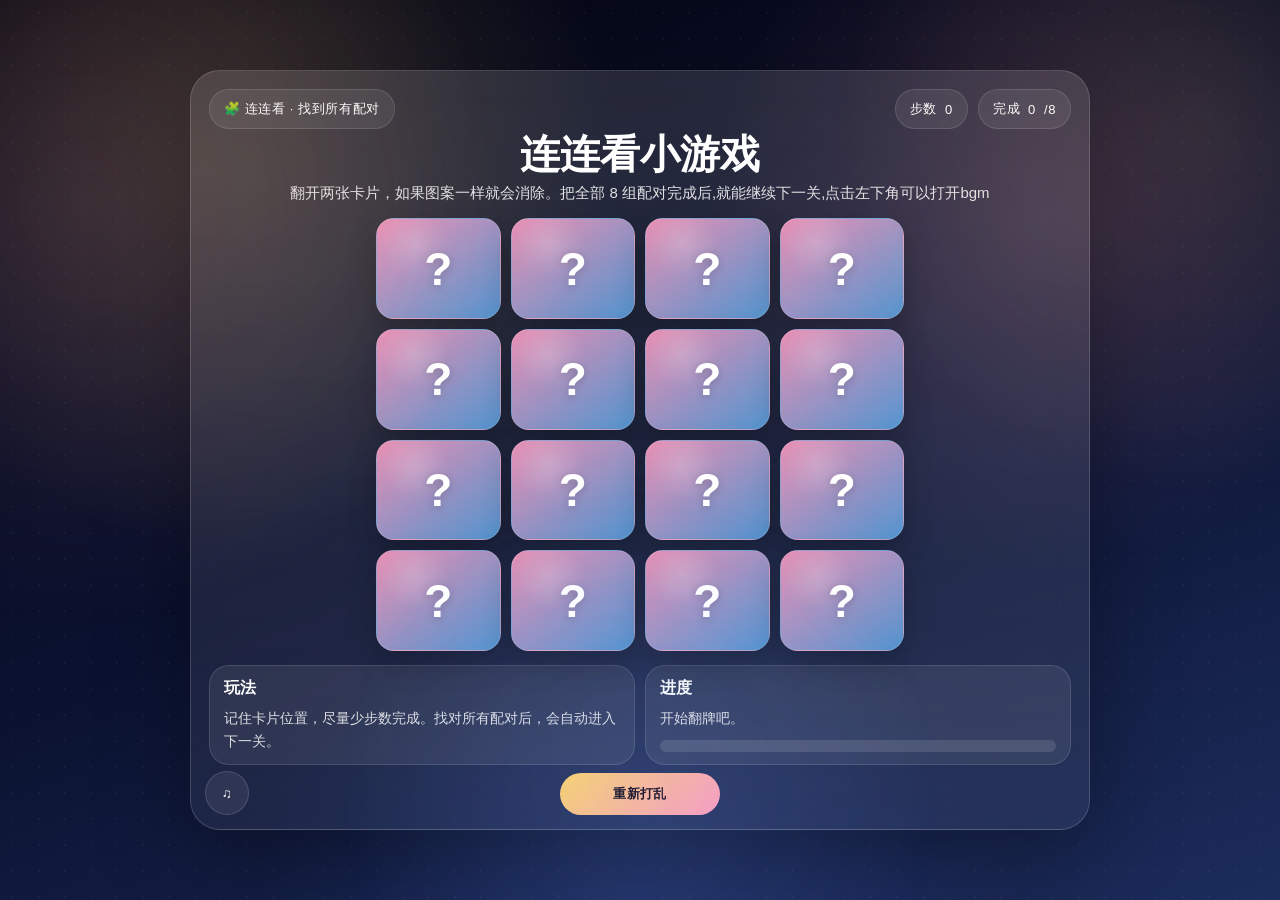
<file: index.html>
<!DOCTYPE html>
<html lang="zh-CN">
<head>
    <meta charset="UTF-8">
    <meta name="viewport" content="width=device-width, initial-scale=1.0, maximum-scale=1.0, user-scalable=no">
    <title>连连看小游戏</title>
    <link rel="stylesheet" href="src/css/index.css">
</head>
<body>
    <main class="stage">
        <section class="shell">
            <div class="topbar">
                <div class="badge">🧩 连连看 · 找到所有配对</div>
                <div class="stats">
                    <div class="pill">步数 <span id="steps">0</span></div>
                    <div class="pill">完成 <span id="matched">0</span>/8</div>
                </div>
            </div>

            <div class="content">
                <div class="hero">
                    <h1>连连看小游戏</h1>
                    <p>翻开两张卡片，如果图案一样就会消除。把全部 8 组配对完成后,就能继续下一关,点击左下角可以打开bgm</p>
                </div>

                <div class="board" id="board" aria-label="连连看棋盘"></div>

                <div>
                    <div class="hud">
                        <div class="panel">
                            <h2>玩法</h2>
                            <p>记住卡片位置，尽量少步数完成。找对所有配对后，会自动进入下一关。</p>
                        </div>
                        <div class="panel">
                            <h2>进度</h2>
                            <p id="status">开始翻牌吧。</p>
                            <div class="bar" aria-hidden="true"><span id="progress"></span></div>
                        </div>
                    </div>
                </div>

                <div class="actions">
                    <button class="btn primary" id="restart" type="button">重新打乱</button>
                </div>
            </div>

            <div class="overlay" id="overlay">
                <div class="result">
                    <h3>配对完成！</h3>
                    <p id="final-text"></p>
                    <div class="actions" style="margin-top: 18px;">
                        <button class="btn primary" id="play-again" type="button">再玩一次</button>
                        <a class="btn secondary" href="src/html/fall-cake.html">进入下一关</a>
                    </div>
                </div>
            </div>

            <button class="music-toggle" id="music-toggle" type="button" aria-label="背景音乐开关" title="背景音乐开关">♫</button>
        </section>
    </main>

    <audio id="bg-music" src="src/audio/birthday.mp3" preload="auto" loop></audio>
    <script src="src/js/index.js"></script>
</body>
</html>
</file>
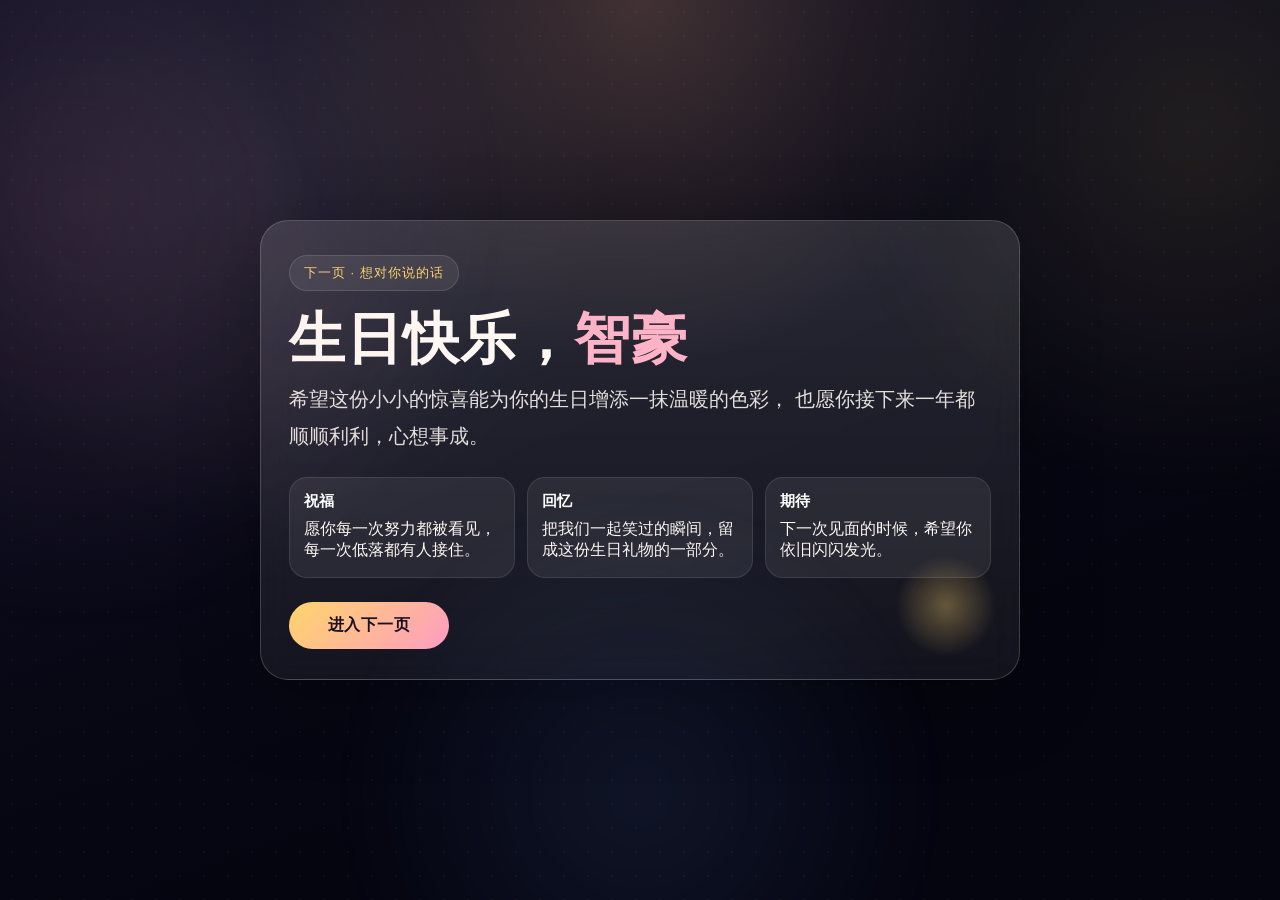
<file: src/html/card.html>
<!DOCTYPE html>
<html lang="zh-CN">
<head>
    <meta charset="UTF-8">
    <meta name="viewport" content="width=device-width, initial-scale=1.0, maximum-scale=1.0, user-scalable=no">
    <title>生日祝福</title>
    <link rel="stylesheet" href="../css/card.css">
</head>
<body>
    <div class="particle-layer" id="particle-layer" aria-hidden="true"></div>
    <main class="stage">
        <section class="card">
            <div class="badge">下一页 · 想对你说的话</div>
            <h1>生日快乐，<span class="highlight">智豪</span></h1>
            <p>
                希望这份小小的惊喜能为你的生日增添一抹温暖的色彩，
                也愿你接下来一年都顺顺利利，心想事成。
            </p>

            <div class="grid">
                <div class="mini">
                    <strong>祝福</strong>
                    愿你每一次努力都被看见，每一次低落都有人接住。
                </div>
                <div class="mini">
                    <strong>回忆</strong>
                    把我们一起笑过的瞬间，留成这份生日礼物的一部分。
                </div>
                <div class="mini">
                    <strong>期待</strong>
                    下一次见面的时候，希望你依旧闪闪发光。
                </div>
            </div>

            <div class="actions">
                <a class="btn primary" href="particle-cake.html">进入下一页</a>
            </div>

            <div class="sparkle"></div>
        </section>
    </main>

    <script src="../js/card.js"></script>
</body>
</html>
</file>
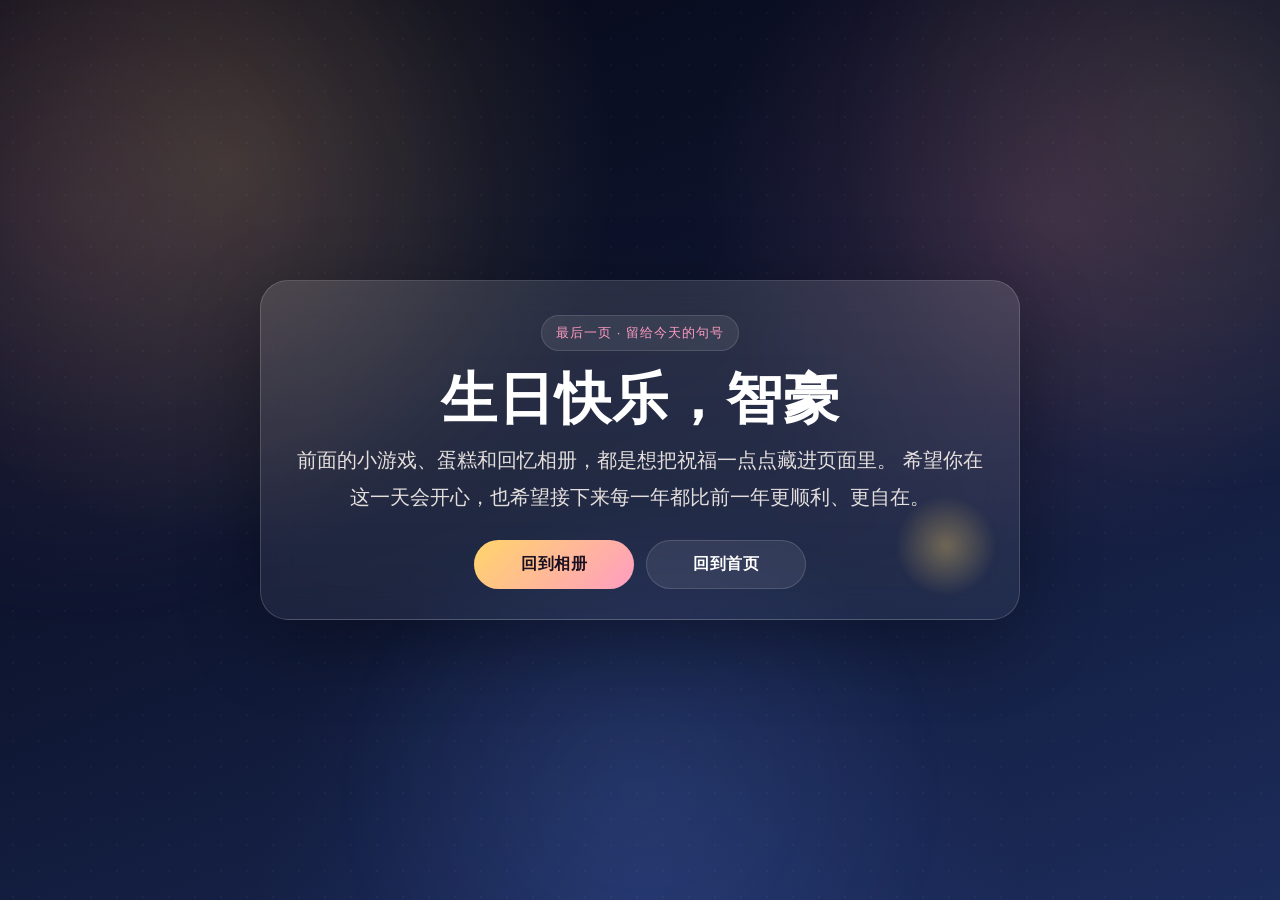
<file: src/html/ending.html>
<!DOCTYPE html>
<html lang="zh-CN">
<head>
    <meta charset="UTF-8">
    <meta name="viewport" content="width=device-width, initial-scale=1.0, maximum-scale=1.0, user-scalable=no">
    <title>结语</title>
    <link rel="stylesheet" href="../css/ending.css">
</head>
<body>
    <div class="particle-layer" id="particle-layer" aria-hidden="true"></div>
    <main class="stage">
        <section class="panel">
            <div class="badge">最后一页 · 留给今天的句号</div>
            <h1>生日快乐，智豪</h1>
            <p>
                前面的小游戏、蛋糕和回忆相册，都是想把祝福一点点藏进页面里。
                希望你在这一天会开心，也希望接下来每一年都比前一年更顺利、更自在。
            </p>

            <div class="actions">
                <a class="btn primary" href="gallery.html">回到相册</a>
                <a class="btn secondary" href="../../index.html">回到首页</a>
            </div>

            <div class="sparkle"></div>
        </section>
    </main>

    <script src="../js/ending.js"></script>
</body>
</html>
</file>
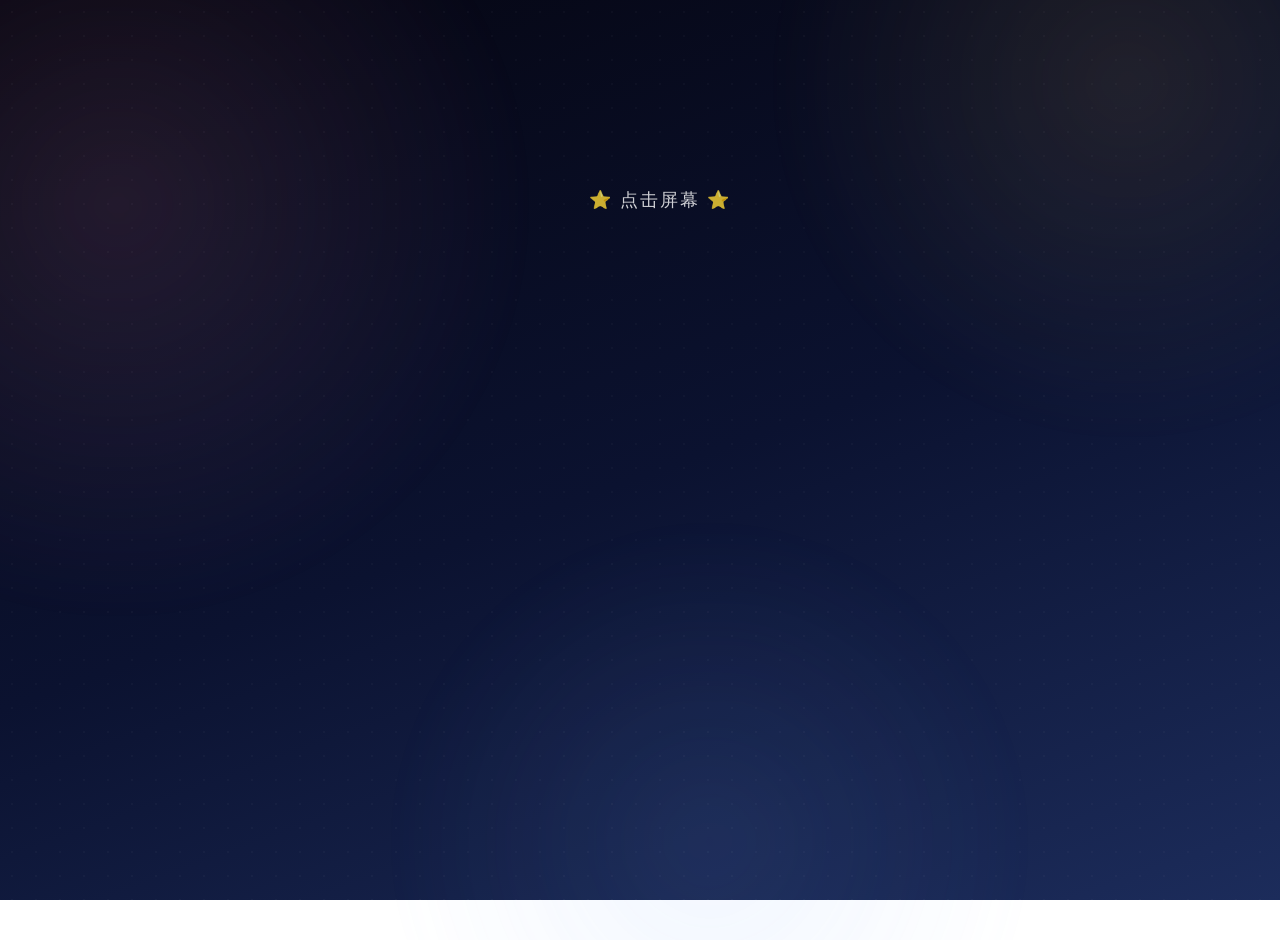
<file: src/html/fall-cake.html>
<!DOCTYPE html>
<html lang="zh-CN">
<head>
    <meta charset="UTF-8">
    <meta name="viewport" content="width=device-width, initial-scale=1.0, maximum-scale=1.0, user-scalable=no">
    <title>生日快乐！</title>
    <link rel="stylesheet" href="../css/fall-cake.css">
</head>
<body>
    <div class="particle-layer" id="particle-layer" aria-hidden="true"></div>
    <main class="page">
        <div id="tap-tip" class="tap-tip">⭐ 点击屏幕 ⭐</div>
        <div class="hint" id="continue-hint">点击蛋糕继续下一页</div>
        <div id="cake-box"></div>
    </main>

    <script src="../js/AnimatedCake.js"></script>
    <script src="../js/fall-cake.js"></script>
</body>
</html>
</file>
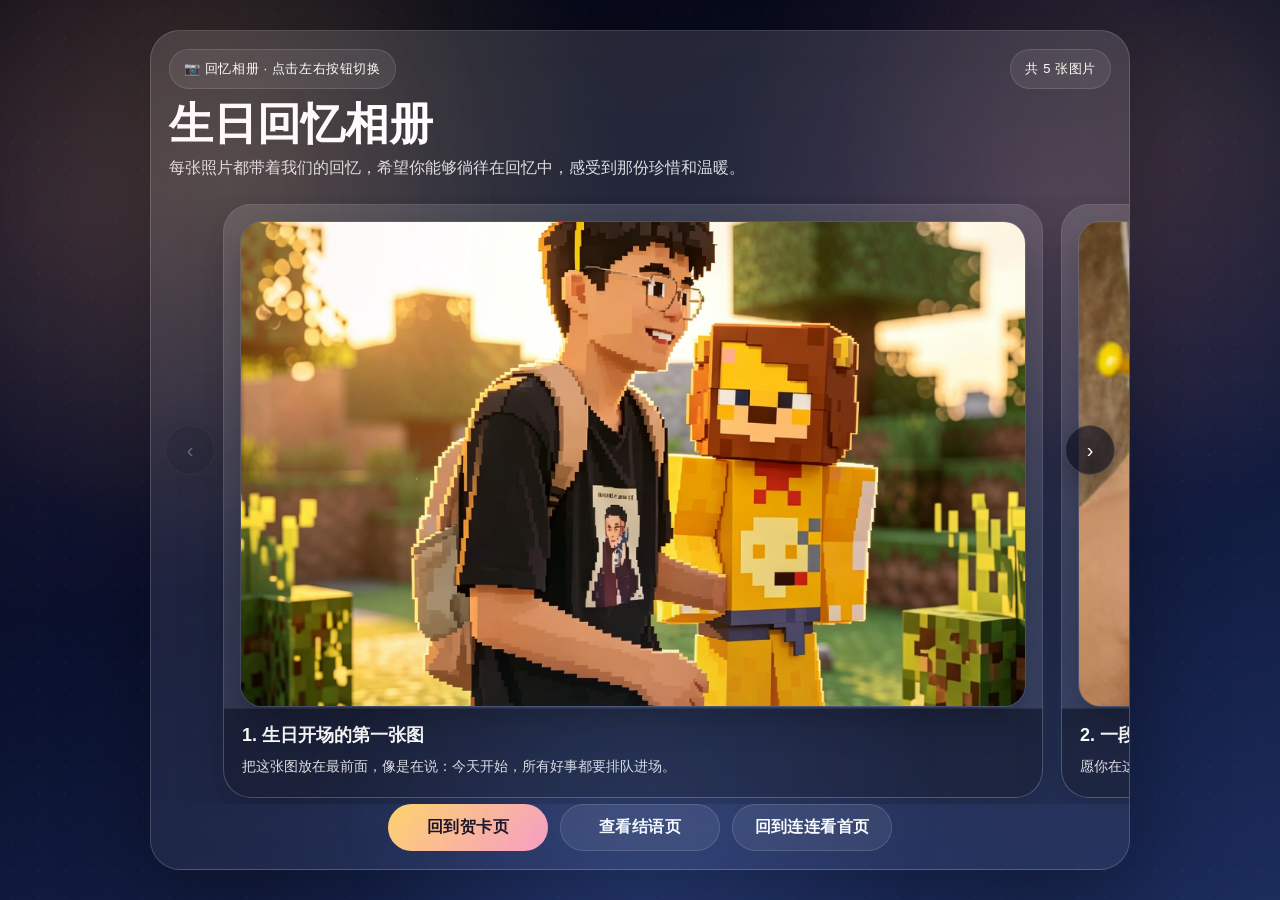
<file: src/html/gallery.html>
<!DOCTYPE html>
<html lang="zh-CN">
<head>
    <meta charset="UTF-8">
    <meta name="viewport" content="width=device-width, initial-scale=1.0, maximum-scale=1.0, user-scalable=no">
    <title>生日回忆相册</title>
    <link rel="stylesheet" href="../css/gallery.css">
</head>
<body>
    <div class="particle-layer" id="particle-layer" aria-hidden="true"></div>
    <main class="stage">
        <section class="shell">
            <div>
                <div class="topbar">
                    <div class="badge">📷 回忆相册 · 点击左右按钮切换</div>
                    <div class="pill">共 5 张图片</div>
                </div>
                <div class="hero">
                    <h1>生日回忆相册</h1>
                    <p>每张照片都带着我们的回忆，希望你能够徜徉在回忆中，感受到那份珍惜和温暖。</p>
                </div>
            </div>

            <button class="nav-btn prev" id="prev-btn" type="button" aria-label="上一张">‹</button>
            <button class="nav-btn next" id="next-btn" type="button" aria-label="下一张">›</button>
            <div class="gallery" id="gallery"></div>

            <div class="actions">
                <a class="btn primary" href="card.html">回到贺卡页</a>
                <a class="btn secondary" href="ending.html">查看结语页</a>
                <a class="btn secondary" href="../../index.html">回到连连看首页</a>
            </div>
        </section>
    </main>

    <script src="../js/gallery.js"></script>
</body>
</html>
</file>
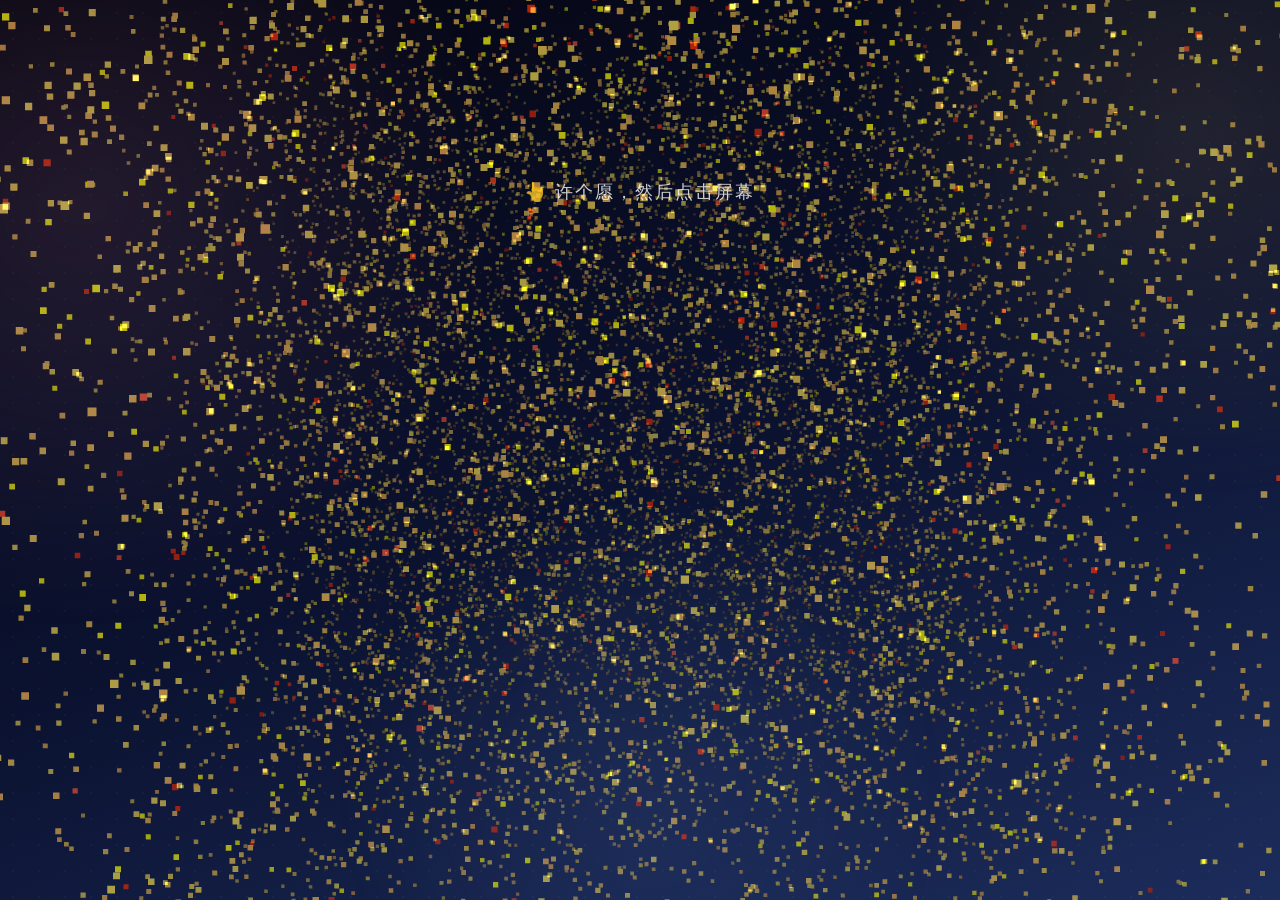
<file: src/html/particle-cake.html>
<!DOCTYPE html>
<html lang="zh-CN">
<head>
    <meta charset="UTF-8">
    <meta name="viewport" content="width=device-width, initial-scale=1.0, maximum-scale=1.0, user-scalable=no">
    <title>专属惊喜</title>
    <link rel="stylesheet" href="../css/global.css">
    <link rel="stylesheet" href="../css/particle-cake.css">
</head>
<body>
    <!-- 加载状态提示 -->
    <div id="loading-tip" class="loading-tip">🎂 正在准备惊喜...</div>
    
    <!-- 加载失败备用界面 -->
    <div id="fallback-cake" class="fallback-cake" style="display: none;">
        <div class="fallback-cake-container">
            <div class="fallback-cake-body">
                <div class="fallback-layer"></div>
                <div class="fallback-layer"></div>
                <div class="fallback-layer"></div>
                <div class="fallback-candle">
                    <div class="fallback-flame"></div>
                </div>
            </div>
            <div class="fallback-text">生日快乐！</div>
        </div>
    </div>

    <div id="tap-tip" class="tap-tip" style="display: none;">👆 许个愿，然后点击屏幕</div>
    <div id="canvas-box"></div>
    <a href="gallery.html" id="next-btn">查看回忆相册 📷</a>

    <script>
        // 记录加载状态
        window.threeJsLoaded = false;
        
        // Three.js 加载成功回调
        function onThreeJsLoaded() {
            window.threeJsLoaded = true;
            console.log('Three.js 加载成功');
        }
        
        // Three.js 加载失败回调
        function onThreeJsError() {
            console.error('Three.js 加载失败，使用备用方案');
            showFallback();
        }
        
        // 显示备用界面
        function showFallback() {
            document.getElementById('loading-tip').style.display = 'none';
            document.getElementById('fallback-cake').style.display = 'flex';
            document.getElementById('tap-tip').style.display = 'block';
            
            // 备用方案的点击事件
            document.body.addEventListener('click', function handleFallbackClick() {
                document.body.removeEventListener('click', handleFallbackClick);
                document.body.removeEventListener('touchstart', handleFallbackClick);
                
                document.getElementById('tap-tip').style.display = 'none';
                document.getElementById('fallback-cake').classList.add('explode');
                
                setTimeout(() => {
                    document.getElementById('next-btn').classList.add('show');
                }, 1500);
            });
            
            document.body.addEventListener('touchstart', function handleFallbackTouch() {
                document.body.removeEventListener('click', handleFallbackClick);
                document.body.removeEventListener('touchstart', handleFallbackTouch);
                
                document.getElementById('tap-tip').style.display = 'none';
                document.getElementById('fallback-cake').classList.add('explode');
                
                setTimeout(() => {
                    document.getElementById('next-btn').classList.add('show');
                }, 1500);
            }, { passive: true });
        }
        
        // 设置加载超时
        setTimeout(() => {
            if (!window.threeJsLoaded) {
                console.warn('Three.js 加载超时，使用备用方案');
                showFallback();
            }
        }, 10000); // 10秒超时
    </script>

    <!-- 加载本地的 Three.js -->
    <script 
        src="../js/lib/three.min.js"
        onload="onThreeJsLoaded()"
        onerror="onThreeJsError()"
        async
    ></script>
    
    <!-- 主脚本，等待 Three.js 加载完成后执行 -->
    <script>
        function loadMainScript() {
            // 添加版本号绕过缓存
            const version = '20260519';
            const script = document.createElement('script');
            script.src = `../js/ParticleCake.js?v=${version}`;
            script.onload = function() {
                const script2 = document.createElement('script');
                script2.src = `../js/particle-cake.js?v=${version}`;
                script2.onload = function() {
                    document.getElementById('loading-tip').style.display = 'none';
                    document.getElementById('tap-tip').style.display = 'block';
                };
                document.body.appendChild(script2);
            };
            script.onerror = function() {
                console.error('ParticleCake.js 加载失败');
                showFallback();
            };
            document.body.appendChild(script);
        }
        
        // 如果 Three.js 已加载，立即加载主脚本
        if (window.threeJsLoaded) {
            loadMainScript();
        } else {
            // 等待 Three.js 加载
            const checkInterval = setInterval(() => {
                if (window.threeJsLoaded) {
                    clearInterval(checkInterval);
                    loadMainScript();
                }
            }, 100);
        }
    </script>
</body>
</html>
</file>
<file: src/css/index.css>
* { box-sizing: border-box; }

:root {
    --bg1: #050510;
    --bg2: #0b1230;
    --bg3: #1c2c5b;
    --panel-border: rgba(255, 255, 255, 0.16);
    --text: #fff;
    --accent: #ffd56a;
    --accent-2: #ff9dc2;
    --ok: #7ef0b3;
}

html, body {
    width: 100%;
    height: 100%;
    margin: 0;
    overflow: hidden;
    font-family: "Microsoft YaHei", "PingFang SC", sans-serif;
    color: var(--text);
    background:
        radial-gradient(circle at 18% 18%, rgba(255, 214, 106, 0.18), transparent 30%),
        radial-gradient(circle at 82% 24%, rgba(255, 141, 180, 0.16), transparent 28%),
        radial-gradient(circle at 50% 100%, rgba(88, 122, 255, 0.14), transparent 35%),
        linear-gradient(160deg, var(--bg1) 0%, var(--bg2) 52%, var(--bg3) 100%);
}

body::before {
    content: "";
    position: fixed;
    inset: 0;
    background-image: radial-gradient(rgba(255,255,255,0.18) 1px, transparent 1px);
    background-size: 26px 26px;
    opacity: 0.22;
    pointer-events: none;
}

body::after {
    content: "";
    position: fixed;
    inset: -18%;
    background:
        radial-gradient(circle at 18% 30%, rgba(255, 157, 194, 0.16), transparent 26%),
        radial-gradient(circle at 82% 24%, rgba(255, 213, 106, 0.14), transparent 22%),
        radial-gradient(circle at 50% 78%, rgba(120, 170, 255, 0.14), transparent 24%);
    filter: blur(18px);
    opacity: 0.75;
    pointer-events: none;
    animation: bgFloat 18s ease-in-out infinite alternate;
}

.stage {
    position: relative;
    width: 100%;
    height: 100%;
    display: grid;
    place-items: center;
    padding: 16px;
}

.shell {
    position: relative;
    width: min(96vw, 900px);
    height: min(92vh, 760px);
    border-radius: 30px;
    background: linear-gradient(180deg, rgba(255,255,255,0.12), rgba(255,255,255,0.06));
    border: 1px solid var(--panel-border);
    box-shadow: 0 24px 90px rgba(0, 0, 0, 0.34);
    overflow: hidden;
    backdrop-filter: blur(18px);
}

.topbar {
    display: flex;
    align-items: center;
    justify-content: space-between;
    gap: 12px;
    padding: 18px 18px 0;
    flex-wrap: wrap;
}

.badge, .pill {
    display: inline-flex;
    align-items: center;
    gap: 8px;
    padding: 10px 14px;
    border-radius: 999px;
    background: rgba(255, 255, 255, 0.08);
    border: 1px solid rgba(255, 255, 255, 0.12);
    font-size: 13px;
    letter-spacing: 0.6px;
}

.stats {
    display: flex;
    gap: 10px;
    flex-wrap: wrap;
    justify-content: flex-end;
}

.content {
    position: absolute;
    inset: 54px 0 0;
    display: grid;
    grid-template-rows: auto minmax(0, 1fr) auto;
    gap: 8px;
    padding: 8px 18px 14px;
    min-height: 0;
}

.hero {
    text-align: center;
    padding: 0 8px;
}

.hero h1 {
    margin: 0;
    font-size: clamp(24px, 4vw, 40px);
    line-height: 1.05;
}

.hero p {
    margin: 6px auto 0;
    max-width: 700px;
    color: rgba(255, 255, 255, 0.86);
    font-size: clamp(13px, 1.8vw, 15px);
    line-height: 1.55;
}

.board {
    margin: 0 auto;
    width: min(100%, 540px);
    height: min(100%, 540px);
    display: grid;
    gap: 10px;
    grid-template-columns: repeat(4, minmax(0, 1fr));
    grid-template-rows: repeat(4, minmax(0, 1fr));
    align-content: stretch;
    padding: 6px;
    align-self: center;
    justify-self: center;
}

.card {
    position: relative;
    width: 100%;
    height: 100%;
    min-width: 0;
    min-height: 0;
    border: 0;
    padding: 0;
    background: transparent;
    perspective: 900px;
    cursor: pointer;
}

.card[disabled] { cursor: default; }

.inner {
    position: absolute;
    inset: 0;
    border-radius: 18px;
    transform-style: preserve-3d;
    transition: transform 0.38s cubic-bezier(.2,.8,.2,1), opacity 0.25s ease;
}

.card.flipped .inner,
.card.matched .inner { transform: rotateY(180deg); }

.face {
    position: absolute;
    inset: 0;
    display: grid;
    place-items: center;
    border-radius: 18px;
    backface-visibility: hidden;
    border: 1px solid rgba(255,255,255,0.14);
    box-shadow: 0 12px 30px rgba(0,0,0,0.24);
    overflow: hidden;
}

.front {
    background:
        radial-gradient(circle at 30% 25%, rgba(255,255,255,0.18), transparent 30%),
        linear-gradient(145deg, rgba(255,157,194,0.9), rgba(91,166,230,0.86));
    color: #fff;
    font-size: clamp(24px, 5vw, 40px);
    font-weight: 800;
}

.front::after {
    content: "?";
    font-size: 1.15em;
    text-shadow: 0 2px 8px rgba(0,0,0,0.2);
}

.back {
    transform: rotateY(180deg);
    background:
        radial-gradient(circle at 50% 18%, rgba(255,255,255,0.16), transparent 26%),
        linear-gradient(180deg, rgba(7, 10, 28, 0.92), rgba(8, 12, 34, 0.96));
    color: #fff;
    font-size: clamp(26px, 5vw, 42px);
}

.card.matched .face {
    border-color: rgba(126, 240, 179, 0.55);
    box-shadow: 0 0 0 1px rgba(126, 240, 179, 0.18), 0 0 20px rgba(126, 240, 179, 0.18);
}

.card.matched .back {
    background:
        radial-gradient(circle at 50% 18%, rgba(255,255,255,0.18), transparent 24%),
        linear-gradient(180deg, rgba(9, 42, 42, 0.92), rgba(8, 26, 40, 0.96));
}

.hud {
    display: grid;
    grid-template-columns: 1fr 1fr;
    gap: 10px;
    align-self: end;
}

.panel {
    border-radius: 20px;
    padding: 12px 14px;
    background: rgba(255, 255, 255, 0.08);
    border: 1px solid rgba(255, 255, 255, 0.12);
}

.panel h2 {
    margin: 0 0 8px;
    font-size: 16px;
}

.panel p {
    margin: 0;
    color: rgba(255, 255, 255, 0.84);
    line-height: 1.6;
    font-size: 14px;
}

.bar {
    width: 100%;
    height: 12px;
    margin-top: 10px;
    border-radius: 999px;
    background: rgba(255,255,255,0.12);
    overflow: hidden;
}

.bar > span {
    display: block;
    width: 0%;
    height: 100%;
    border-radius: inherit;
    background: linear-gradient(90deg, #ffd56a, #ff9dc2);
    transition: width 0.18s ease;
}

.actions {
    display: flex;
    gap: 12px;
    flex-wrap: wrap;
    justify-content: center;
}

.music-toggle {
    position: absolute;
    left: 14px;
    bottom: 14px;
    z-index: 6;
    width: 44px;
    height: 44px;
    border-radius: 50%;
    border: 1px solid rgba(255,255,255,0.14);
    background: rgba(255,255,255,0.08);
    color: #fff;
    cursor: pointer;
    display: grid;
    place-items: center;
    transition: transform 0.18s ease, background 0.18s ease;
}

.music-toggle:hover {
    transform: translateY(-2px);
    background: rgba(255,255,255,0.14);
}

.music-toggle.active {
    color: #1b1020;
    background: linear-gradient(135deg, #ffd56a, #ff9dc2);
    border-color: transparent;
}

.btn {
    display: inline-flex;
    align-items: center;
    justify-content: center;
    min-width: 160px;
    padding: 12px 18px;
    border-radius: 999px;
    text-decoration: none;
    font-weight: 700;
    letter-spacing: 0.4px;
    border: 0;
    cursor: pointer;
    transition: transform 0.18s ease;
}

.btn:hover { transform: translateY(-2px); }
.btn.primary { color: #1b1020; background: linear-gradient(135deg, #ffd56a, #ff9dc2); }
.btn.secondary { color: #fff; background: rgba(255, 255, 255, 0.08); border: 1px solid rgba(255, 255, 255, 0.14); }

.overlay {
    position: absolute;
    inset: 0;
    display: grid;
    place-items: center;
    padding: 18px;
    background: rgba(5, 5, 16, 0.48);
    backdrop-filter: blur(8px);
    opacity: 0;
    pointer-events: none;
    transition: opacity 0.2s ease;
}

.overlay.show { opacity: 1; pointer-events: auto; }

.result {
    width: min(100%, 520px);
    text-align: center;
    padding: 26px 22px;
    border-radius: 24px;
    background: linear-gradient(180deg, rgba(255,255,255,0.12), rgba(255,255,255,0.08));
    border: 1px solid rgba(255,255,255,0.16);
    box-shadow: 0 24px 70px rgba(0,0,0,0.28);
}

.result h3 {
    margin: 0;
    font-size: clamp(26px, 5vw, 40px);
}

.result p {
    margin: 12px 0 0;
    line-height: 1.8;
    color: rgba(255,255,255,0.88);
}

@keyframes bgFloat {
    0% { transform: translate3d(-1%, -1%, 0) scale(1); }
    100% { transform: translate3d(1.5%, 1%, 0) scale(1.06); }
}

.matched-hint {
    color: var(--ok);
    font-weight: 700;
}

@media (max-width: 720px) {
    .board {
        width: min(100%, 500px);
        height: min(100%, 500px);
        gap: 8px;
    }
    .hud { grid-template-columns: 1fr; }
    .btn { width: 100%; }
}

@media (max-height: 760px) {
    .content {
        inset: 48px 0 0;
        gap: 6px;
        padding: 6px 14px 12px;
    }

    .hero h1 {
        font-size: clamp(22px, 3.6vw, 36px);
    }

    .hero p {
        margin-top: 4px;
        font-size: 13px;
        line-height: 1.45;
    }

    .panel {
        padding: 10px 12px;
    }
}
</file>
<file: src/css/card.css>
:root {
    --bg1: #070816;
    --bg2: #0f1733;
    --card-border: rgba(255, 255, 255, 0.18);
    --text: #fff8f2;
    --accent: #ffb3c7;
    --accent-2: #ffd56a;
}

* { box-sizing: border-box; }

html, body {
    width: 100%;
    height: 100%;
    margin: 0;
    overflow: hidden;
    font-family: "Microsoft YaHei", "PingFang SC", sans-serif;
    color: var(--text);
    background:
        radial-gradient(circle at top, rgba(255, 181, 130, 0.22), transparent 34%),
        radial-gradient(circle at 20% 20%, rgba(255, 255, 255, 0.08), transparent 28%),
        linear-gradient(160deg, #0e0f22, #050510 72%);
}

.particle-layer {
    position: fixed;
    inset: 0;
    z-index: 0;
    pointer-events: none;
    overflow: hidden;
}

.float-box {
    position: absolute;
    bottom: -140px;
    border-radius: 8px;
    background: rgba(255, 255, 255, 0.15);
    animation: rise linear infinite;
    will-change: transform, opacity;
}

.float-box::after {
    content: "";
    position: absolute;
    inset: 0;
    border-radius: inherit;
    background: rgba(255, 255, 255, 0.18);
}

body::after {
    content: "";
    position: fixed;
    inset: -18%;
    background:
        radial-gradient(circle at 18% 30%, rgba(255, 157, 194, 0.16), transparent 26%),
        radial-gradient(circle at 82% 24%, rgba(255, 213, 106, 0.14), transparent 22%),
        radial-gradient(circle at 50% 78%, rgba(120, 170, 255, 0.14), transparent 24%);
    filter: blur(18px);
    opacity: 0.72;
    pointer-events: none;
    animation: bgFloat 18s ease-in-out infinite alternate;
}

body::before {
    content: "";
    position: absolute;
    inset: 0;
    background-image: radial-gradient(rgba(255,255,255,0.18) 1px, transparent 1px);
    background-size: 24px 24px;
    opacity: 0.2;
    pointer-events: none;
}

.stage {
    position: relative;
    width: 100%;
    height: 100%;
    display: grid;
    place-items: center;
    padding: 24px;
}

.card {
    position: relative;
    width: min(92vw, 760px);
    padding: 34px 28px 30px;
    border-radius: 28px;
    background: linear-gradient(180deg, rgba(255,255,255,0.12), rgba(255,255,255,0.06));
    border: 1px solid var(--card-border);
    box-shadow: 0 20px 80px rgba(0, 0, 0, 0.32);
    backdrop-filter: blur(18px);
    transform: translateY(12px);
    animation: floatIn 0.8s ease-out forwards;
}

.badge {
    display: inline-flex;
    align-items: center;
    gap: 8px;
    padding: 8px 14px;
    border-radius: 999px;
    background: rgba(255, 255, 255, 0.08);
    border: 1px solid rgba(255, 255, 255, 0.12);
    color: var(--accent-2);
    font-size: 13px;
    letter-spacing: 1px;
    text-transform: uppercase;
}

h1 {
    margin: 18px 0 12px;
    font-size: clamp(30px, 6vw, 56px);
    line-height: 1.08;
    letter-spacing: 1px;
}

p {
    margin: 0;
    font-size: clamp(16px, 2.6vw, 20px);
    line-height: 1.85;
    color: rgba(255, 248, 242, 0.88);
}

.highlight { color: var(--accent); font-weight: 700; }

.grid {
    margin-top: 22px;
    display: grid;
    grid-template-columns: repeat(3, minmax(0, 1fr));
    gap: 12px;
}

.mini {
    padding: 14px 14px 16px;
    border-radius: 18px;
    background: rgba(255, 255, 255, 0.07);
    border: 1px solid rgba(255, 255, 255, 0.1);
    min-height: 92px;
}

.mini strong {
    display: block;
    margin-bottom: 8px;
    color: #fff;
    font-size: 15px;
}

.actions {
    margin-top: 24px;
    display: flex;
    gap: 12px;
    flex-wrap: wrap;
}

.btn {
    display: inline-flex;
    align-items: center;
    justify-content: center;
    min-width: 160px;
    padding: 13px 18px;
    border-radius: 999px;
    text-decoration: none;
    font-weight: 700;
    letter-spacing: 0.5px;
    transition: transform 0.2s ease, background 0.2s ease, border 0.2s ease;
}

.btn.primary {
    color: #1b1020;
    background: linear-gradient(135deg, #ffd56a, #ff9dc2);
}

.btn.secondary {
    color: #fff;
    background: rgba(255, 255, 255, 0.08);
    border: 1px solid rgba(255, 255, 255, 0.14);
}

.btn:hover { transform: translateY(-2px); }

.sparkle {
    position: absolute;
    inset: auto 18px 18px auto;
    width: 110px;
    height: 110px;
    border-radius: 50%;
    background: radial-gradient(circle, rgba(255, 213, 106, 0.35), transparent 65%);
    filter: blur(2px);
    animation: pulseGlow 3s ease-in-out infinite;
}

@keyframes floatIn {
    from { opacity: 0; transform: translateY(24px) scale(0.98); }
    to { opacity: 1; transform: translateY(0) scale(1); }
}

@keyframes pulseGlow {
    0%, 100% { transform: scale(0.92); opacity: 0.55; }
    50% { transform: scale(1.08); opacity: 1; }
}

@keyframes bgFloat {
    0% { transform: translate3d(-1%, -1%, 0) scale(1); }
    100% { transform: translate3d(1.5%, 1%, 0) scale(1.06); }
}

@keyframes rise {
    0% {
        transform: translateY(0) rotate(0deg);
        opacity: 0;
    }
    10% { opacity: 0.55; }
    90% { opacity: 0.32; }
    100% {
        transform: translateY(-120vh) rotate(360deg);
        opacity: 0;
    }
}

@media (max-width: 720px) {
    .grid { grid-template-columns: 1fr; }
    .btn { width: 100%; }
}
</file>
<file: src/css/ending.css>
* { box-sizing: border-box; }

:root {
    --bg1: #070816;
    --bg2: #0f1733;
    --bg3: #1c2c5b;
    --panel-border: rgba(255, 255, 255, 0.16);
    --text: #fff;
    --accent: #ffd56a;
    --accent-2: #ff9dc2;
}

html, body {
    width: 100%;
    height: 100%;
    margin: 0;
    overflow: hidden;
    font-family: "Microsoft YaHei", "PingFang SC", sans-serif;
    color: var(--text);
    background:
        radial-gradient(circle at 18% 18%, rgba(255, 214, 106, 0.18), transparent 30%),
        radial-gradient(circle at 82% 24%, rgba(255, 141, 180, 0.16), transparent 28%),
        radial-gradient(circle at 50% 100%, rgba(88, 122, 255, 0.14), transparent 35%),
        linear-gradient(160deg, var(--bg1) 0%, var(--bg2) 52%, var(--bg3) 100%);
}

.particle-layer {
    position: fixed;
    inset: 0;
    z-index: 0;
    pointer-events: none;
    overflow: hidden;
}

.float-box {
    position: absolute;
    bottom: -140px;
    border-radius: 8px;
    background: rgba(255, 255, 255, 0.15);
    animation: rise linear infinite;
    will-change: transform, opacity;
}

.float-box::after {
    content: "";
    position: absolute;
    inset: 0;
    border-radius: inherit;
    background: rgba(255, 255, 255, 0.18);
}

body::before {
    content: "";
    position: fixed;
    inset: 0;
    background-image: radial-gradient(rgba(255,255,255,0.18) 1px, transparent 1px);
    background-size: 26px 26px;
    opacity: 0.18;
    pointer-events: none;
}

body::after {
    content: "";
    position: fixed;
    inset: -18%;
    background:
        radial-gradient(circle at 18% 30%, rgba(255, 157, 194, 0.16), transparent 26%),
        radial-gradient(circle at 82% 24%, rgba(255, 213, 106, 0.14), transparent 22%),
        radial-gradient(circle at 50% 78%, rgba(120, 170, 255, 0.14), transparent 24%);
    filter: blur(18px);
    opacity: 0.72;
    pointer-events: none;
    animation: bgFloat 18s ease-in-out infinite alternate;
}

.stage {
    position: relative;
    z-index: 1;
    width: 100%;
    height: 100%;
    display: grid;
    place-items: center;
    padding: 16px;
}

.panel {
    width: min(92vw, 760px);
    padding: 34px 28px 30px;
    border-radius: 28px;
    background: linear-gradient(180deg, rgba(255,255,255,0.12), rgba(255,255,255,0.06));
    border: 1px solid var(--panel-border);
    box-shadow: 0 20px 80px rgba(0, 0, 0, 0.32);
    backdrop-filter: blur(18px);
    animation: floatIn 0.8s ease-out forwards;
    text-align: center;
    position: relative;
    overflow: hidden;
}

.badge {
    display: inline-flex;
    align-items: center;
    gap: 8px;
    padding: 8px 14px;
    border-radius: 999px;
    background: rgba(255, 255, 255, 0.08);
    border: 1px solid rgba(255, 255, 255, 0.12);
    color: var(--accent-2);
    font-size: 13px;
    letter-spacing: 1px;
}

h1 {
    margin: 18px 0 12px;
    font-size: clamp(30px, 6vw, 56px);
    line-height: 1.08;
    letter-spacing: 1px;
}

p {
    margin: 0;
    font-size: clamp(16px, 2.6vw, 20px);
    line-height: 1.85;
    color: rgba(255, 248, 242, 0.88);
}

.actions {
    margin-top: 24px;
    display: flex;
    gap: 12px;
    flex-wrap: wrap;
    justify-content: center;
}

.btn {
    display: inline-flex;
    align-items: center;
    justify-content: center;
    min-width: 160px;
    padding: 13px 18px;
    border-radius: 999px;
    text-decoration: none;
    font-weight: 700;
    letter-spacing: 0.5px;
    transition: transform 0.2s ease;
}

.btn:hover { transform: translateY(-2px); }
.btn.primary { color: #1b1020; background: linear-gradient(135deg, #ffd56a, #ff9dc2); }
.btn.secondary { color: #fff; background: rgba(255, 255, 255, 0.08); border: 1px solid rgba(255, 255, 255, 0.14); }

.sparkle {
    position: absolute;
    inset: auto 18px 18px auto;
    width: 110px;
    height: 110px;
    border-radius: 50%;
    background: radial-gradient(circle, rgba(255, 213, 106, 0.35), transparent 65%);
    filter: blur(2px);
    animation: pulseGlow 3s ease-in-out infinite;
}

@keyframes floatIn {
    from { opacity: 0; transform: translateY(24px) scale(0.98); }
    to { opacity: 1; transform: translateY(0) scale(1); }
}

@keyframes pulseGlow {
    0%, 100% { transform: scale(0.92); opacity: 0.55; }
    50% { transform: scale(1.08); opacity: 1; }
}

@keyframes bgFloat {
    0% { transform: translate3d(-1%, -1%, 0) scale(1); }
    100% { transform: translate3d(1.5%, 1%, 0) scale(1.06); }
}

@keyframes rise {
    0% {
        transform: translateY(0) rotate(0deg);
        opacity: 0;
    }
    10% { opacity: 0.55; }
    90% { opacity: 0.32; }
    100% {
        transform: translateY(-120vh) rotate(360deg);
        opacity: 0;
    }
}

@media (max-width: 720px) {
    .btn { width: 100%; }
}
</file>
<file: src/css/fall-cake.css>
html, body {
    width: 100%;
    height: 100%;
    margin: 0;
    overflow: hidden;
    font-family: 'Microsoft YaHei', sans-serif;
}

body {
    position: relative;
    isolation: isolate;
    background: linear-gradient(160deg, #050510 0%, #0b1230 52%, #1c2c5b 100%);
}

.particle-layer {
    position: fixed;
    inset: 0;
    z-index: 0;
    pointer-events: none;
    overflow: hidden;
}

.float-box {
    position: absolute;
    bottom: -140px;
    border-radius: 8px;
    background: rgba(255, 255, 255, 0.15);
    animation: rise linear infinite;
    will-change: transform, opacity;
}

.float-box::after {
    content: "";
    position: absolute;
    inset: 0;
    border-radius: inherit;
    background: rgba(255, 255, 255, 0.18);
}

.page {
    position: relative;
    z-index: 1;
    width: 100%;
    height: 100%;
    display: flex;
    flex-direction: column;
    align-items: center;
    justify-content: center;
    gap: 18px;
    padding: 20px;
}

body::before {
    content: "";
    position: fixed;
    inset: 0;
    background-image: radial-gradient(rgba(255,255,255,0.18) 1px, transparent 1px);
    background-size: 24px 24px;
    opacity: 0.16;
    pointer-events: none;
    z-index: 0;
}

body::after {
    content: "";
    position: fixed;
    inset: -18%;
    background:
        radial-gradient(circle at 20% 30%, rgba(255, 157, 194, 0.16), transparent 26%),
        radial-gradient(circle at 78% 20%, rgba(255, 213, 106, 0.14), transparent 22%),
        radial-gradient(circle at 54% 82%, rgba(120, 170, 255, 0.14), transparent 24%);
    filter: blur(18px);
    opacity: 0.72;
    pointer-events: none;
    animation: bgFloat 18s ease-in-out infinite alternate;
    z-index: 0;
}

.tap-tip {
    position: absolute;
    top: 20%;
    color: rgba(255, 255, 255, 0.8);
    font-size: 18px;
    letter-spacing: 2px;
    cursor: pointer;
    animation: pulseTip 1.5s infinite alternate;
    z-index: 100;
}

@keyframes pulseTip {
    0% { opacity: 0.4; transform: scale(0.95); }
    100% { opacity: 1; transform: scale(1.05); }
}

@keyframes bgFloat {
    0% { transform: translate3d(-1%, -1%, 0) scale(1); }
    100% { transform: translate3d(1.5%, 1%, 0) scale(1.06); }
}

@keyframes rise {
    0% {
        transform: translateY(0) rotate(0deg);
        opacity: 0;
    }
    10% { opacity: 0.55; }
    90% { opacity: 0.32; }
    100% {
        transform: translateY(-120vh) rotate(360deg);
        opacity: 0;
    }
}

#cake-box {
    cursor: pointer;
    position: relative;
    z-index: 1;
}

.hint {
    position: relative;
    z-index: 2;
    color: rgba(255, 255, 255, 0.82);
    font-size: 16px;
    letter-spacing: 1px;
    opacity: 0;
    transform: translateY(10px);
    transition: opacity 0.4s ease, transform 0.4s ease;
}

.hint.show {
    opacity: 1;
    transform: translateY(0);
}

@media (max-width: 720px) {
    .hint {
        font-size: 15px;
    }
}
</file>
<file: src/css/gallery.css>
* { box-sizing: border-box; }

:root {
    --bg1: #050510;
    --bg2: #0b1230;
    --bg3: #1c2c5b;
    --panel-border: rgba(255, 255, 255, 0.16);
    --text: #fff;
    --accent: #ffd56a;
    --accent-2: #ff9dc2;
}

html, body {
    width: 100%;
    height: 100%;
    margin: 0;
    overflow: hidden;
    font-family: "Microsoft YaHei", "PingFang SC", sans-serif;
    color: var(--text);
    background:
        radial-gradient(circle at 18% 18%, rgba(255, 214, 106, 0.18), transparent 30%),
        radial-gradient(circle at 82% 24%, rgba(255, 141, 180, 0.16), transparent 28%),
        radial-gradient(circle at 50% 100%, rgba(88, 122, 255, 0.14), transparent 35%),
        linear-gradient(160deg, var(--bg1) 0%, var(--bg2) 52%, var(--bg3) 100%);
}

.particle-layer {
    position: fixed;
    inset: 0;
    z-index: 0;
    pointer-events: none;
    overflow: hidden;
}

.float-box {
    position: absolute;
    bottom: -140px;
    border-radius: 8px;
    background: rgba(255, 255, 255, 0.15);
    animation: rise linear infinite;
    will-change: transform, opacity;
}

.float-box::after {
    content: "";
    position: absolute;
    inset: 0;
    border-radius: inherit;
    background: rgba(255, 255, 255, 0.18);
}

body::before {
    content: "";
    position: fixed;
    inset: 0;
    background-image: radial-gradient(rgba(255,255,255,0.18) 1px, transparent 1px);
    background-size: 26px 26px;
    opacity: 0.18;
    pointer-events: none;
}

body::after {
    content: "";
    position: fixed;
    inset: -18%;
    background:
        radial-gradient(circle at 18% 30%, rgba(255, 157, 194, 0.16), transparent 26%),
        radial-gradient(circle at 82% 24%, rgba(255, 213, 106, 0.14), transparent 22%),
        radial-gradient(circle at 50% 78%, rgba(120, 170, 255, 0.14), transparent 24%);
    filter: blur(18px);
    opacity: 0.72;
    pointer-events: none;
    animation: bgFloat 18s ease-in-out infinite alternate;
}

.stage {
    position: relative;
    width: 100%;
    height: 100%;
    display: grid;
    place-items: center;
    padding: 16px;
}

.shell {
    position: relative;
    width: min(96vw, 980px);
    height: min(94vh, 840px);
    border-radius: 30px;
    background: linear-gradient(180deg, rgba(255,255,255,0.12), rgba(255,255,255,0.06));
    border: 1px solid var(--panel-border);
    box-shadow: 0 24px 90px rgba(0, 0, 0, 0.34);
    overflow: hidden;
    backdrop-filter: blur(18px);
    display: grid;
    grid-template-rows: auto 1fr auto;
}

.topbar {
    display: flex;
    align-items: center;
    justify-content: space-between;
    gap: 12px;
    padding: 18px 18px 12px;
    flex-wrap: wrap;
}

.badge,
.pill {
    display: inline-flex;
    align-items: center;
    gap: 8px;
    padding: 10px 14px;
    border-radius: 999px;
    background: rgba(255, 255, 255, 0.08);
    border: 1px solid rgba(255, 255, 255, 0.12);
    font-size: 13px;
    letter-spacing: 0.6px;
}

.hero {
    padding: 0 18px 14px;
}

.hero h1 {
    margin: 0;
    font-size: clamp(26px, 4.2vw, 44px);
    line-height: 1.05;
}

.hero p {
    margin: 8px 0 0;
    max-width: 760px;
    color: rgba(255, 255, 255, 0.84);
    line-height: 1.65;
    font-size: clamp(14px, 1.8vw, 16px);
}

.gallery {
    position: relative;
    overflow-x: auto;
    overflow-y: hidden;
    padding: 8px 72px 18px;
    display: flex;
    gap: 18px;
    scroll-snap-type: x mandatory;
    scroll-behavior: smooth;
    scrollbar-width: none;
}

.gallery::-webkit-scrollbar { display: none; }

.slide {
    flex: 0 0 min(100%, 820px);
    scroll-snap-align: center;
    min-height: 66vh;
    border-radius: 28px;
    background: rgba(255, 255, 255, 0.08);
    border: 1px solid rgba(255, 255, 255, 0.12);
    overflow: hidden;
    box-shadow: 0 16px 46px rgba(0,0,0,0.22);
    display: grid;
    grid-template-rows: 1fr auto;
}

.photo-wrap {
    position: relative;
    min-height: 54vh;
    background: linear-gradient(180deg, rgba(255,255,255,0.06), rgba(255,255,255,0.02));
    display: grid;
    place-items: center;
    padding: 16px;
}

.photo-wrap img {
    width: 100%;
    height: 100%;
    max-height: 54vh;
    object-fit: cover;
    border-radius: 22px;
    box-shadow: 0 14px 32px rgba(0,0,0,0.24);
    border: 1px solid rgba(255,255,255,0.08);
}

.caption {
    padding: 14px 18px 18px;
    background: rgba(7, 10, 28, 0.5);
    border-top: 1px solid rgba(255,255,255,0.08);
}

.caption h2 {
    margin: 0;
    font-size: 18px;
}

.caption p {
    margin: 8px 0 0;
    color: rgba(255,255,255,0.86);
    line-height: 1.7;
    font-size: 14px;
}

.actions {
    display: flex;
    gap: 12px;
    flex-wrap: wrap;
    justify-content: center;
    padding: 0 18px 18px;
}

.nav-btn {
    position: absolute;
    top: 50%;
    transform: translateY(-50%);
    width: 50px;
    height: 50px;
    border: 1px solid rgba(255, 255, 255, 0.16);
    border-radius: 50%;
    background: rgba(9, 12, 28, 0.65);
    color: #fff;
    font-size: 20px;
    display: grid;
    place-items: center;
    cursor: pointer;
    z-index: 2;
    box-shadow: 0 12px 28px rgba(0,0,0,0.22);
    transition: transform 0.18s ease, opacity 0.18s ease, background 0.18s ease;
}

.nav-btn:hover {
    transform: translateY(-50%) scale(1.05);
    background: rgba(255, 255, 255, 0.12);
}

.nav-btn:disabled {
    opacity: 0.28;
    cursor: default;
}

.nav-btn.prev { left: 14px; }
.nav-btn.next { right: 14px; }

.btn {
    display: inline-flex;
    align-items: center;
    justify-content: center;
    min-width: 160px;
    padding: 12px 18px;
    border-radius: 999px;
    text-decoration: none;
    font-weight: 700;
    letter-spacing: 0.4px;
    border: 0;
    cursor: pointer;
    transition: transform 0.18s ease;
}

.btn:hover { transform: translateY(-2px); }
.btn.primary { color: #1b1020; background: linear-gradient(135deg, #ffd56a, #ff9dc2); }
.btn.secondary { color: #fff; background: rgba(255, 255, 255, 0.08); border: 1px solid rgba(255, 255, 255, 0.14); }

@keyframes bgFloat {
    0% { transform: translate3d(-1%, -1%, 0) scale(1); }
    100% { transform: translate3d(1.5%, 1%, 0) scale(1.06); }
}

@keyframes rise {
    0% {
        transform: translateY(0) rotate(0deg);
        opacity: 0;
    }
    10% { opacity: 0.55; }
    90% { opacity: 0.32; }
    100% {
        transform: translateY(-120vh) rotate(360deg);
        opacity: 0;
    }
}

@media (max-width: 720px) {
    .slide {
        min-height: 58vh;
    }

    .photo-wrap {
        min-height: 42vh;
    }

    .photo-wrap img {
        max-height: 42vh;
    }

    .gallery {
        padding: 8px 56px 18px;
    }

    .nav-btn {
        width: 42px;
        height: 42px;
        font-size: 18px;
    }

    .btn { width: 100%; }
}
</file>
<file: src/css/global.css>
* {
    margin: 0;
    padding: 0;
    box-sizing: border-box;
}

body, html {
    width: 100%;
    height: 100%;
    overflow: hidden;
    background: linear-gradient(160deg, #050510 0%, #0b1230 52%, #1c2c5b 100%);
    font-family: 'Microsoft YaHei', 'Segoe UI', sans-serif;
    display: flex;
    flex-direction: column;
    align-items: center;
    justify-content: center;
}

/* 通用的点击提示文字样式 */
.tap-tip {
    position: absolute;
    top: 20%;
    color: rgba(255, 255, 255, 0.8);
    font-size: 18px;
    letter-spacing: 2px;
    animation: pulseTip 1.5s infinite alternate;
    z-index: 100;
    cursor: pointer;
    user-select: none;
}

@keyframes pulseTip {
    0% { opacity: 0.4; transform: scale(0.95); }
    100% { opacity: 1; transform: scale(1.05); }
}

/* 跳转按钮样式（默认隐藏） */
.next-btn {
    position: absolute;
    bottom: 10%;
    padding: 12px 30px;
    background: rgba(255, 255, 255, 0.1);
    border: 1px solid rgba(255, 255, 255, 0.3);
    color: white;
    text-decoration: none;
    border-radius: 25px;
    font-size: 16px;
    letter-spacing: 1px;
    opacity: 0;
    pointer-events: none;
    transition: all 0.3s;
    z-index: 100;
}

.next-btn.show {
    opacity: 1;
    pointer-events: auto;
}

.next-btn:hover {
    background: rgba(255, 255, 255, 0.2);
    transform: translateY(-2px);
}
</file>
<file: src/css/particle-cake.css>
#canvas-box {
    width: 100%;
    height: 100%;
    position: absolute;
    top: 0;
    left: 0;
}

body {
    background: linear-gradient(160deg, #050510 0%, #0b1230 52%, #1c2c5b 100%);
}

body::before {
    content: "";
    position: fixed;
    inset: 0;
    background-image: radial-gradient(rgba(255,255,255,0.18) 1px, transparent 1px);
    background-size: 26px 26px;
    opacity: 0.18;
    pointer-events: none;
}

body::after {
    content: "";
    position: fixed;
    inset: -18%;
    background:
        radial-gradient(circle at 18% 30%, rgba(255, 157, 194, 0.16), transparent 26%),
        radial-gradient(circle at 82% 24%, rgba(255, 213, 106, 0.14), transparent 22%),
        radial-gradient(circle at 50% 78%, rgba(120, 170, 255, 0.14), transparent 24%);
    filter: blur(18px);
    opacity: 0.72;
    pointer-events: none;
    animation: bgFloat 18s ease-in-out infinite alternate;
}

#next-btn {
    position: absolute;
    bottom: 10%;
    left: 50%;
    transform: translateX(-50%);
    padding: 12px 30px;
    background: rgba(255, 255, 255, 0.15);
    border: 1px solid rgba(255, 255, 255, 0.5);
    color: white;
    text-decoration: none;
    border-radius: 25px;
    font-size: 18px;
    font-weight: bold;
    opacity: 0;
    pointer-events: none;
    transition: opacity 1s ease;
    z-index: 100;
}

#next-btn.show {
    opacity: 1;
    pointer-events: auto;
}

@keyframes bgFloat {
    0% { transform: translate3d(-1%, -1%, 0) scale(1); }
    100% { transform: translate3d(1.5%, 1%, 0) scale(1.06); }
}

/* 加载状态提示 */
.loading-tip {
    position: absolute;
    top: 50%;
    left: 50%;
    transform: translate(-50%, -50%);
    color: white;
    font-size: 20px;
    text-align: center;
    z-index: 100;
}

/* 备用蛋糕界面 */
.fallback-cake {
    position: absolute;
    inset: 0;
    display: flex;
    justify-content: center;
    align-items: center;
    z-index: 50;
}

.fallback-cake-container {
    display: flex;
    flex-direction: column;
    align-items: center;
    animation: bounce 2s ease-in-out infinite;
}

.fallback-cake-body {
    position: relative;
    display: flex;
    flex-direction: column;
    align-items: center;
}

.fallback-layer {
    background: linear-gradient(180deg, #ff6b9d 0%, #c44569 100%);
    border-radius: 50% 50% 0 0;
    box-shadow: 0 4px 20px rgba(255, 107, 157, 0.4);
}

.fallback-layer:nth-child(1) {
    width: 200px;
    height: 60px;
}

.fallback-layer:nth-child(2) {
    width: 160px;
    height: 50px;
    margin-top: -10px;
}

.fallback-layer:nth-child(3) {
    width: 120px;
    height: 40px;
    margin-top: -8px;
}

.fallback-candle {
    width: 20px;
    height: 50px;
    background: linear-gradient(90deg, #ffd93d 0%, #ff9500 50%, #ffd93d 100%);
    border-radius: 3px;
    margin-top: -5px;
    position: relative;
}

.fallback-flame {
    position: absolute;
    top: -25px;
    left: 50%;
    transform: translateX(-50%);
    width: 20px;
    height: 30px;
    background: linear-gradient(180deg, #ffeb3b 0%, #ff9800 50%, #f44336 100%);
    border-radius: 50% 50% 50% 50% / 60% 60% 40% 40%;
    animation: flicker 0.3s ease-in-out infinite alternate;
    box-shadow: 0 0 20px rgba(255, 235, 59, 0.6);
}

.fallback-text {
    margin-top: 30px;
    font-size: 36px;
    font-weight: bold;
    color: white;
    text-shadow: 0 0 20px rgba(255, 107, 157, 0.8);
    animation: glow 2s ease-in-out infinite alternate;
}

/* 备用蛋糕爆炸动画 */
.fallback-cake.explode .fallback-cake-body {
    animation: explodeCake 1s ease-out forwards;
}

.fallback-cake.explode .fallback-text {
    animation: explodeText 1s ease-out forwards;
}

@keyframes bounce {
    0%, 100% { transform: translateY(0); }
    50% { transform: translateY(-10px); }
}

@keyframes flicker {
    0% { transform: translateX(-50%) scaleY(1) scaleX(1); opacity: 1; }
    100% { transform: translateX(-50%) scaleY(0.8) scaleX(0.9); opacity: 0.8; }
}

@keyframes glow {
    0% { text-shadow: 0 0 20px rgba(255, 107, 157, 0.8); }
    100% { text-shadow: 0 0 40px rgba(255, 107, 157, 1); }
}

@keyframes explodeCake {
    0% { transform: scale(1); opacity: 1; }
    50% { transform: scale(1.2); opacity: 0.8; }
    100% { transform: scale(2); opacity: 0; }
}

@keyframes explodeText {
    0% { transform: scale(1); opacity: 1; }
    100% { transform: scale(1.5); opacity: 0; }
}
</file>
